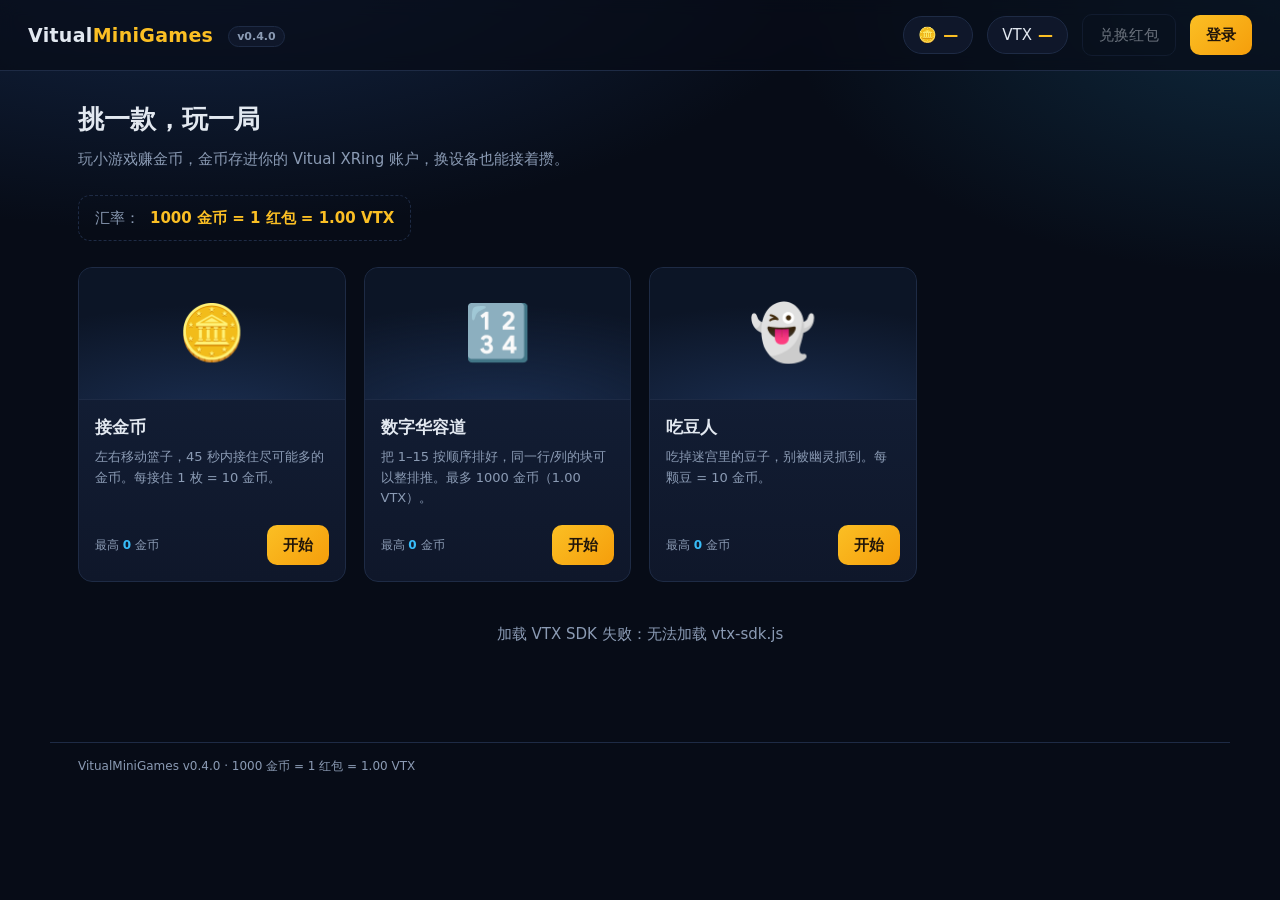
<file: index.html>
<!doctype html>
<html lang="zh-CN">
<head>
  <meta charset="utf-8" />
  <meta name="viewport" content="width=device-width, initial-scale=1" />
  <title>VitualMiniGames · 小游戏商店</title>
  <meta name="description" content="玩小游戏赚金币，1000 金币兑换 1 红包（1.00 VTX）。" />
  <link rel="icon" type="image/png" href="assets/icon.png" />
  <link rel="apple-touch-icon" href="assets/icon.png" />
  <link rel="stylesheet" href="assets/store.css" />
</head>
<body>
  <header class="topbar">
    <div class="brand">Vitual<span class="accent">MiniGames</span> <span class="version" title="版本">v0.4.0</span></div>
    <div class="wallet">
      <span class="pill" title="金币">🪙 <b id="coins">—</b></span>
      <span class="pill" title="VTX 余额">VTX <b id="balance">—</b></span>
      <button id="redeemBtn" class="ghost" disabled>兑换红包</button>
      <button id="loginBtn" class="primary">登录</button>
    </div>
  </header>

  <main>
    <section class="hero">
      <h1>挑一款，玩一局</h1>
      <p>玩小游戏赚金币，金币存进你的 Vitual XRing 账户，换设备也能接着攒。</p>
      <div class="rate">汇率：<b>1000 金币 = 1 红包 = 1.00 VTX</b></div>
    </section>

    <section id="grid" class="grid"></section>
    <div id="empty" class="empty hidden">正在加载游戏目录…</div>
  </main>

  <footer class="footer">
    VitualMiniGames v0.4.0 · 1000 金币 = 1 红包 = 1.00 VTX
  </footer>

  <div id="stage" class="stage hidden">
    <div class="stage-inner">
      <div class="stage-head">
        <span id="stageTitle">游戏</span>
        <button id="stageClose" class="ghost">返回商店</button>
      </div>
      <iframe id="stageFrame" title="游戏" allow="autoplay"></iframe>
    </div>
  </div>

  <div id="loginModal" class="modal hidden">
    <div class="modal-inner">
      <div class="modal-head">
        <span>登录 Vitual XRing</span>
        <button id="loginClose" class="ghost">关闭</button>
      </div>
      <iframe id="loginFrame" title="登录"></iframe>
    </div>
  </div>

  <div id="toast" class="toast"></div>

  <script src="assets/store.js"></script>
</body>
</html>
</file>
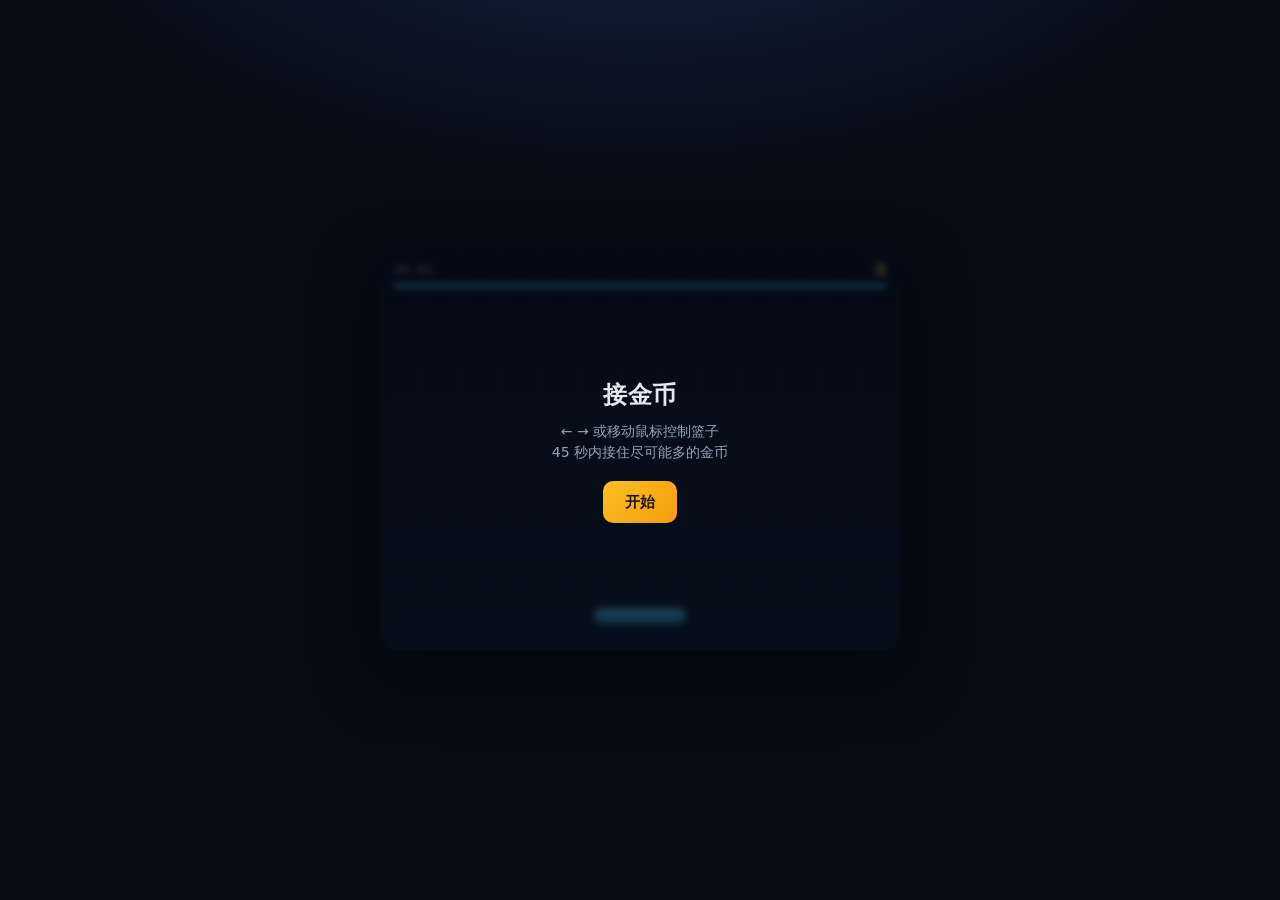
<file: games/coincatcher.html>
<!doctype html>
<html lang="zh-CN">
<head>
<meta charset="utf-8" />
<meta name="viewport" content="width=device-width, initial-scale=1" />
<title>接金币 · VitualMiniGames</title>
<link rel="icon" type="image/png" href="../assets/icon.png" />
<style>
  :root { color-scheme: dark; }
  * { box-sizing: border-box; }
  html, body { height: 100%; }
  body {
    margin: 0;
    display: grid;
    place-items: center;
    background: radial-gradient(900px 500px at 50% -20%, #16294a, #070c17 70%);
    font: 15px/1.5 "Microsoft YaHei UI", "Segoe UI", system-ui, sans-serif;
    color: #e2e8f0;
    overflow: hidden;
  }
  .shell { position: relative; width: min(520px, 96vw); }
  canvas { display: block; width: 100%; height: auto; border-radius: 16px; box-shadow: 0 24px 60px rgba(0,0,0,.5); }
  .overlay {
    position: absolute; inset: 0;
    display: grid; place-items: center;
    background: rgba(5, 10, 20, .74);
    border-radius: 16px;
    backdrop-filter: blur(3px);
    text-align: center;
    padding: 24px;
  }
  .overlay.hidden { display: none; }
  .panel h1 { margin: 0 0 8px; font-size: 24px; letter-spacing: .5px; }
  .panel p { margin: 0 0 18px; color: #94a3b8; font-size: 14px; }
  .panel .big { font-size: 44px; font-weight: 800; color: #fbbf24; margin: 4px 0 2px; }
  button {
    font: inherit; cursor: pointer; border: 0; border-radius: 10px;
    padding: 10px 22px; color: #21160a; font-weight: 700;
    background: linear-gradient(135deg, #fbbf24, #f59e0b);
  }
  button.ghost { background: transparent; border: 1px solid #2b3d5f; color: #cbd5e1; font-weight: 500; margin-left: 8px; }
  button:active { transform: translateY(1px); }
</style>
</head>
<body>
  <div class="shell">
    <canvas id="board" width="520" height="400"></canvas>
    <div id="overlay" class="overlay">
      <div class="panel">
        <h1>接金币</h1>
        <p>← → 或移动鼠标控制篮子<br />45 秒内接住尽可能多的金币</p>
        <button id="startBtn">开始</button>
      </div>
    </div>
  </div>

  <script src="game-kit.js"></script>
  <script>
    (() => {
      "use strict";

      const W = 520, H = 400, DURATION = 45;
      const canvas = document.getElementById("board");
      const ctx = canvas.getContext("2d");
      const overlay = document.getElementById("overlay");
      const startBtn = document.getElementById("startBtn");

      const basket = { x: W / 2, w: 92, h: 16, y: H - 42 };
      const keys = new Set();

      const state = {
        phase: "idle",          // idle | playing | done
        time: 0,
        score: 0,
        coins: [],
        pops: [],
        spawnIn: 0.4,
        raf: 0,
        last: 0,
      };

      const clamp = (v, lo, hi) => Math.min(hi, Math.max(lo, v));
      const rand = (lo, hi) => lo + Math.random() * (hi - lo);

      /* ------------------------------------------------------------ 生命期 */

      function reset() {
        state.time = 0;
        state.score = 0;
        state.coins = [];
        state.pops = [];
        state.spawnIn = 0.4;
        basket.x = W / 2;
      }

      function start() {
        reset();
        state.phase = "playing";
        overlay.classList.add("hidden");
        state.last = performance.now();
        cancelAnimationFrame(state.raf);
        state.raf = requestAnimationFrame(loop);
      }

      function end() {
        state.phase = "done";
        cancelAnimationFrame(state.raf);
        showResult();
        MG.report("coincatcher", state.score);
      }

      function showResult() {
        const best = state.score;
        overlay.innerHTML = `
          <div class="panel">
            <h1>时间到</h1>
            <div class="big">${best}</div>
            <p>金币</p>
            <button id="againBtn">再来一局</button>
            ${MG.embedded() ? '<button id="backBtn" class="ghost">返回商店</button>' : ""}
          </div>`;
        overlay.classList.remove("hidden");
        document.getElementById("againBtn").addEventListener("click", start);
        const back = document.getElementById("backBtn");
        if (back) back.addEventListener("click", () => MG.close());
      }

      /* ------------------------------------------------------------ 主循环 */

      function loop(now) {
        if (state.phase !== "playing") return;
        const dt = Math.min(0.05, (now - state.last) / 1000);
        state.last = now;

        step(dt);
        draw();

        if (state.phase === "playing") state.raf = requestAnimationFrame(loop);
      }

      function step(dt) {
        state.time += dt;
        if (state.time >= DURATION) {
          state.time = DURATION;
          draw();
          end();
          return;
        }

        const progress = state.time / DURATION;

        // 篮子
        if (keys.has("ArrowLeft")) basket.x -= 460 * dt;
        if (keys.has("ArrowRight")) basket.x += 460 * dt;
        basket.x = clamp(basket.x, basket.w / 2, W - basket.w / 2);

        // 生成
        state.spawnIn -= dt;
        if (state.spawnIn <= 0) {
          state.coins.push({
            x: rand(24, W - 24),
            y: -14,
            vy: rand(140, 200) + 110 * progress,
            spin: rand(0, Math.PI * 2),
          });
          state.spawnIn = Math.max(0.2, 0.62 - 0.34 * progress + rand(-0.06, 0.1));
        }

        // 下落 + 判定
        const top = basket.y;
        const left = basket.x - basket.w / 2;
        const right = basket.x + basket.w / 2;

        for (let i = state.coins.length - 1; i >= 0; i--) {
          const coin = state.coins[i];
          coin.y += coin.vy * dt;
          coin.spin += dt * 4;

          const hit =
            coin.y + 9 >= top &&
            coin.y - 9 <= top + basket.h + 4 &&
            coin.x >= left - 6 &&
            coin.x <= right + 6;

          if (hit) {
            state.coins.splice(i, 1);
            state.score += 10;   // 每接住 1 枚 = 10 金币
            state.pops.push({ x: coin.x, y: top - 6, life: 0.7, text: "+10" });
            continue;
          }

          if (coin.y > H + 20) {
            state.coins.splice(i, 1);
          }
        }

        for (let i = state.pops.length - 1; i >= 0; i--) {
          state.pops[i].life -= dt;
          state.pops[i].y -= 26 * dt;
          if (state.pops[i].life <= 0) state.pops.splice(i, 1);
        }
      }

      /* ------------------------------------------------------------ 绘制 */

      function draw() {
        const bg = ctx.createLinearGradient(0, 0, 0, H);
        bg.addColorStop(0, "#0b1220");
        bg.addColorStop(1, "#0f1c33");
        ctx.fillStyle = bg;
        ctx.fillRect(0, 0, W, H);

        // 背景网格
        ctx.strokeStyle = "rgba(56, 189, 248, .05)";
        ctx.lineWidth = 1;
        for (let x = 0; x <= W; x += 40) {
          ctx.beginPath(); ctx.moveTo(x, 0); ctx.lineTo(x, H); ctx.stroke();
        }
        for (let y = 0; y <= H; y += 40) {
          ctx.beginPath(); ctx.moveTo(0, y); ctx.lineTo(W, y); ctx.stroke();
        }

        // 地板
        ctx.fillStyle = "rgba(17, 28, 51, .9)";
        ctx.fillRect(0, H - 8, W, 8);

        // 金币
        for (const coin of state.coins) {
          const squash = Math.abs(Math.cos(coin.spin));
          ctx.save();
          ctx.translate(coin.x, coin.y);
          ctx.scale(Math.max(0.25, squash), 1);
          const grad = ctx.createRadialGradient(-3, -3, 1, 0, 0, 9);
          grad.addColorStop(0, "#fde68a");
          grad.addColorStop(1, "#f59e0b");
          ctx.fillStyle = grad;
          ctx.beginPath();
          ctx.arc(0, 0, 9, 0, Math.PI * 2);
          ctx.fill();
          ctx.strokeStyle = "#b45309";
          ctx.lineWidth = 1.5;
          ctx.stroke();
          ctx.restore();
        }

        // 篮子
        const x0 = basket.x - basket.w / 2;
        const grad = ctx.createLinearGradient(0, basket.y, 0, basket.y + basket.h);
        grad.addColorStop(0, "#7dd3fc");
        grad.addColorStop(1, "#0ea5e9");
        ctx.fillStyle = grad;
        roundRect(x0, basket.y, basket.w, basket.h, 8);
        ctx.fill();

        // 漂浮 +1
        for (const pop of state.pops) {
          ctx.globalAlpha = Math.max(0, pop.life / 0.7);
          ctx.fillStyle = "#fbbf24";
          ctx.font = "bold 16px Consolas, monospace";
          ctx.textAlign = "center";
          ctx.fillText(pop.text, pop.x, pop.y);
        }
        ctx.globalAlpha = 1;

        // HUD
        const left = Math.max(0, DURATION - state.time);
        ctx.textAlign = "left";
        ctx.fillStyle = "#94a3b8";
        ctx.font = "13px Consolas, monospace";
        ctx.fillText(`${left.toFixed(1)}s`, 14, 24);

        ctx.textAlign = "right";
        ctx.fillStyle = "#fbbf24";
        ctx.font = "bold 18px Consolas, monospace";
        ctx.fillText(String(state.score), W - 14, 26);

        // 时间条
        const ratio = state.time / DURATION;
        ctx.fillStyle = "rgba(56, 189, 248, .18)";
        ctx.fillRect(14, 34, W - 28, 4);
        ctx.fillStyle = ratio > 0.8 ? "#f87171" : "#38bdf8";
        ctx.fillRect(14, 34, (W - 28) * (1 - ratio), 4);
      }

      function roundRect(x, y, w, h, r) {
        ctx.beginPath();
        ctx.moveTo(x + r, y);
        ctx.arcTo(x + w, y, x + w, y + h, r);
        ctx.arcTo(x + w, y + h, x, y + h, r);
        ctx.arcTo(x, y + h, x, y, r);
        ctx.arcTo(x, y, x + w, y, r);
        ctx.closePath();
      }

      /* ------------------------------------------------------------ 输入 */

      window.addEventListener("keydown", (event) => {
        if (event.key === "ArrowLeft" || event.key === "ArrowRight") {
          event.preventDefault();
          keys.add(event.key);
        }
        if (event.key === " " && state.phase !== "playing") {
          event.preventDefault();
          start();
        }
      });
      window.addEventListener("keyup", (event) => keys.delete(event.key));

      canvas.addEventListener("mousemove", (event) => {
        const rect = canvas.getBoundingClientRect();
        const x = (event.clientX - rect.left) * (W / rect.width);
        basket.x = clamp(x, basket.w / 2, W - basket.w / 2);
      });

      canvas.addEventListener("touchmove", (event) => {
        const touch = event.touches[0];
        if (!touch) return;
        event.preventDefault();
        const rect = canvas.getBoundingClientRect();
        const x = (touch.clientX - rect.left) * (W / rect.width);
        basket.x = clamp(x, basket.w / 2, W - basket.w / 2);
      }, { passive: false });

      startBtn.addEventListener("click", start);
      draw();
    })();
  </script>
</body>
</html>
</file>
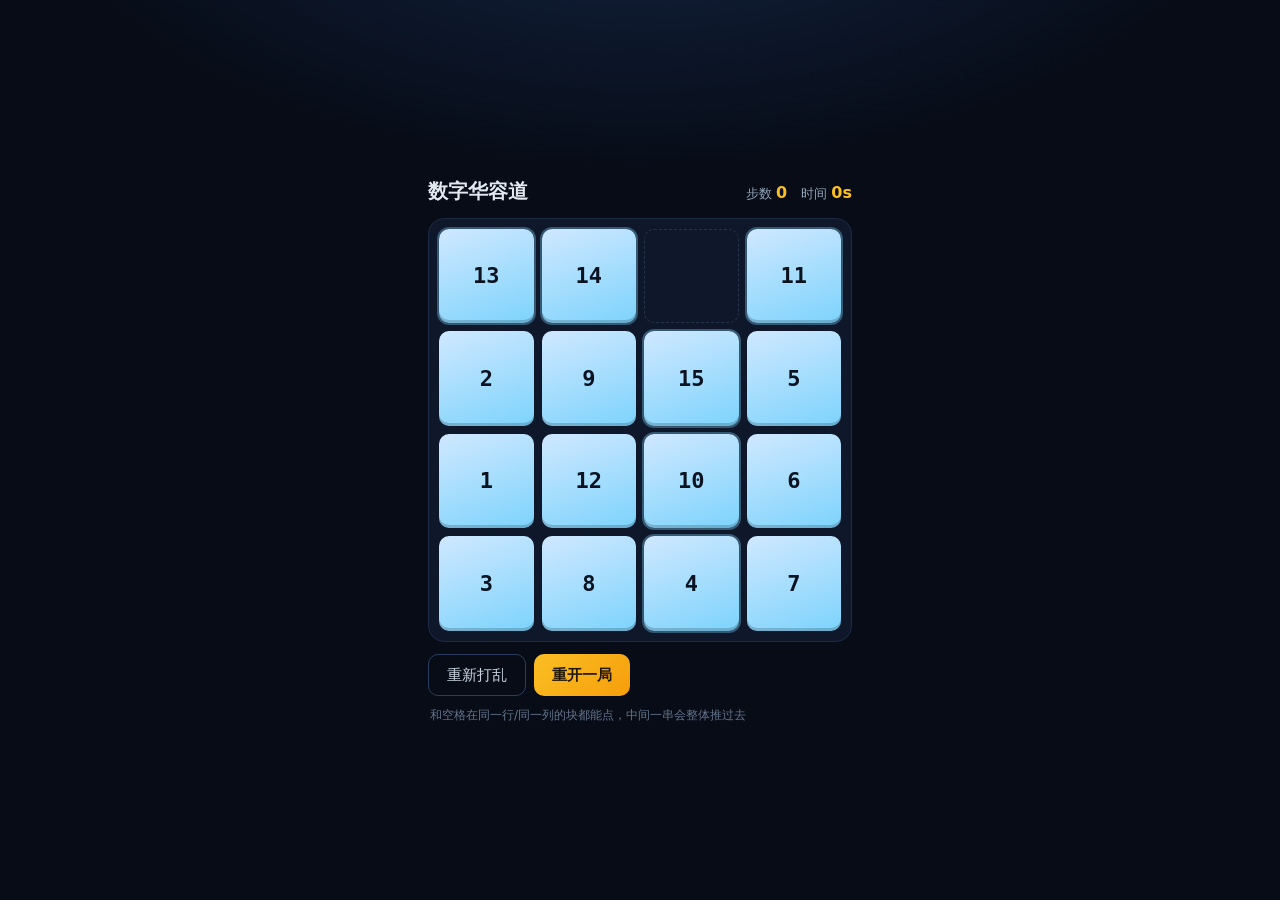
<file: games/klotski.html>
<!doctype html>
<html lang="zh-CN">
<head>
<meta charset="utf-8" />
<meta name="viewport" content="width=device-width, initial-scale=1" />
<title>数字华容道 · VitualMiniGames</title>
<link rel="icon" type="image/png" href="../assets/icon.png" />
<style>
  :root { color-scheme: dark; }
  * { box-sizing: border-box; }
  html, body { height: 100%; }
  body {
    margin: 0;
    display: grid;
    place-items: center;
    background: radial-gradient(900px 500px at 50% -20%, #16294a, #070c17 70%);
    font: 15px/1.5 "Microsoft YaHei UI", "Segoe UI", system-ui, sans-serif;
    color: #e2e8f0;
  }
  .shell { width: min(460px, 94vw); padding: 18px; }
  .head { display: flex; align-items: baseline; gap: 14px; margin-bottom: 12px; }
  .head h1 { margin: 0; font-size: 20px; }
  .head .spacer { margin-left: auto; }
  .stat { color: #94a3b8; font-size: 13px; font-variant-numeric: tabular-nums; }
  .stat b { color: #fbbf24; font-size: 16px; }

  .board {
    position: relative;
    display: grid;
    grid-template-columns: repeat(4, 1fr);
    gap: 8px;
    background: #0f172a;
    border: 1px solid #1e2b45;
    border-radius: 16px;
    padding: 10px;
  }
  .tile {
    aspect-ratio: 1 / 1;
    display: grid;
    place-items: center;
    border: 0;
    border-radius: 10px;
    font: 700 22px/1 Consolas, "Microsoft YaHei UI", monospace;
    color: #0b1220;
    background: linear-gradient(160deg, #cfe8ff, #7dd3fc);
    box-shadow: inset 0 -3px 0 rgba(0, 0, 0, .18);
    transition: transform .1s ease, filter .15s ease;
    cursor: pointer;
    user-select: none;
  }
  .tile:hover { filter: brightness(1.06); }
  .tile:active { transform: scale(.96); }
  .tile.can { cursor: pointer; box-shadow: inset 0 -3px 0 rgba(0,0,0,.18), 0 0 0 2px rgba(125,211,252,.35); }
  .tile:not(.can) { cursor: default; }
  .tile:not(.can):hover { filter: none; }
  .tile:not(.can):active { transform: none; }
  .tile.done { background: linear-gradient(160deg, #fde68a, #fbbf24); }
  .tile.blank {
    background: transparent;
    box-shadow: none;
    border: 1px dashed #24344f;
    cursor: default;
    pointer-events: none;
  }
  .tile.blank:hover { filter: none; }

  .bar { display: flex; gap: 8px; margin-top: 12px; }
  .hint { margin: 10px 2px 0; color: #64748b; font-size: 12px; }
  button {
    font: inherit; cursor: pointer; border: 0; border-radius: 10px;
    padding: 9px 18px; color: #21160a; font-weight: 700;
    background: linear-gradient(135deg, #fbbf24, #f59e0b);
  }
  button.ghost { background: transparent; border: 1px solid #2b3d5f; color: #cbd5e1; font-weight: 500; }
  button:active { transform: translateY(1px); }

  .overlay {
    position: absolute; inset: 0;
    display: grid; place-items: center;
    background: rgba(5, 10, 20, .8);
    border-radius: 16px;
    text-align: center;
    padding: 20px;
  }
  .overlay.hidden { display: none; }
  .overlay h2 { margin: 0 0 6px; font-size: 22px; }
  .overlay .big { font-size: 42px; font-weight: 800; color: #fbbf24; }
  .overlay p { margin: 2px 0 16px; color: #94a3b8; font-size: 13px; }
</style>
</head>
<body>
  <div class="shell">
    <div class="head">
      <h1>数字华容道</h1>
      <div class="spacer"></div>
      <span class="stat">步数 <b id="moves">0</b></span>
      <span class="stat">时间 <b id="clock">0s</b></span>
    </div>

    <div class="board" id="board">
      <div class="overlay hidden" id="overlay"></div>
    </div>

    <div class="bar">
      <button id="shuffleBtn" class="ghost">重新打乱</button>
      <button id="restartBtn">重开一局</button>
    </div>
    <p class="hint">和空格在同一行/同一列的块都能点，中间一串会整体推过去</p>
  </div>

  <script src="game-kit.js"></script>
  <script>
    (() => {
      "use strict";

      const SIZE = 4;
      const boardEl = document.getElementById("board");
      const overlay = document.getElementById("overlay");
      const movesEl = document.getElementById("moves");
      const clockEl = document.getElementById("clock");

      let board = [];        // 16 个数字，0 表示空格
      let moves = 0;
      let startedAt = 0;
      let timer = null;
      let playing = false;
      let solved = false;

      const solvedBoard = () => {
        const out = [];
        for (let i = 0; i < SIZE * SIZE - 1; i++) out.push(i + 1);
        out.push(0);
        return out;
      };

      const isSolved = () => board.every((value, index) => value === solvedBoard()[index]);

      /* ------------------------------------------------------------ 打乱 */

      function shuffle() {
        board = solvedBoard();
        let blank = SIZE * SIZE - 1;
        let previous = -1;

        for (let i = 0; i < 400; i++) {
          const options = neighbors(blank).filter((index) => index !== previous);
          const pick = options[Math.floor(Math.random() * options.length)];
          board[blank] = board[pick];
          board[pick] = 0;
          previous = blank;
          blank = pick;
        }

        if (isSolved()) return shuffle();
        moves = 0;
        solved = false;
        playing = false;
        startedAt = 0;
        stopTimer();
        render();
        clockEl.textContent = "0s";
        movesEl.textContent = "0";
      }

      function neighbors(index) {
        const row = Math.floor(index / SIZE);
        const col = index % SIZE;
        const out = [];
        if (row > 0) out.push(index - SIZE);
        if (row < SIZE - 1) out.push(index + SIZE);
        if (col > 0) out.push(index - 1);
        if (col < SIZE - 1) out.push(index + 1);
        return out;
      }

      /* ------------------------------------------------------------ 渲染 */

      function render() {
        boardEl.querySelectorAll(".tile").forEach((el) => el.remove());

        const blank = board.indexOf(0);
        const bRow = Math.floor(blank / SIZE);
        const bCol = blank % SIZE;

        board.forEach((value, index) => {
          const tile = document.createElement("button");
          tile.type = "button";
          tile.className = "tile";

          if (value === 0) {
            tile.classList.add("blank");
            tile.textContent = "";
          } else {
            tile.textContent = String(value);
            tile.dataset.index = String(index);
            if (value === index + 1) tile.classList.add("done");

            const sameLine =
              Math.floor(index / SIZE) === bRow || index % SIZE === bCol;
            if (sameLine) tile.classList.add("can");

            tile.addEventListener("click", () => tryMove(index));
          }

          boardEl.appendChild(tile);
        });
      }

      /* ------------------------------------------------------------ 移动 */

      function tryMove(index) {
        const blank = board.indexOf(0);
        if (index === blank) return;

        const bRow = Math.floor(blank / SIZE);
        const bCol = blank % SIZE;
        const tRow = Math.floor(index / SIZE);
        const tCol = index % SIZE;

        // 必须和空格在同一行或同一列，才能把中间那一串整体推过去
        if (bRow !== tRow && bCol !== tCol) return;

        const step = bRow === tRow
          ? Math.sign(bCol - tCol)
          : Math.sign(bRow - tRow) * SIZE;

        // 从空格往回倒着挪：1 2 3 X 推 1 → X 1 2 3
        for (let cur = blank; cur !== index; cur -= step) {
          board[cur] = board[cur - step];
        }
        board[index] = 0;

        moves += 1;
        movesEl.textContent = String(moves);

        if (!playing) {
          playing = true;
          startedAt = Date.now();
          startTimer();
        }

        render();

        if (isSolved()) finish();
      }

      /* ------------------------------------------------------------ 计时 */

      function startTimer() {
        stopTimer();
        timer = setInterval(() => {
          clockEl.textContent = `${elapsedSeconds()}s`;
        }, 250);
      }

      function stopTimer() {
        if (timer) clearInterval(timer);
        timer = null;
      }

      function elapsedSeconds() {
        return startedAt ? Math.floor((Date.now() - startedAt) / 1000) : 0;
      }

      /* ------------------------------------------------------------ 结束 */

      function finish() {
        solved = true;
        playing = false;
        stopTimer();

        const seconds = elapsedSeconds();
        // 满分 1000 金币（= 1.00 VTX）：步数和时间扣分，最低保底 60
        const score = Math.max(60, Math.min(1000, Math.round(1200 - moves * 6 - seconds * 4)));

        overlay.innerHTML = `
          <div>
            <h2>拼好了！</h2>
            <div class="big">+${score}</div>
            <p>金币 · ${moves} 步 · ${seconds} 秒</p>
            <button id="againBtn">再来一局</button>
            ${MG.embedded() ? '<button id="backBtn" class="ghost">返回商店</button>' : ""}
          </div>`;
        overlay.classList.remove("hidden");

        document.getElementById("againBtn").addEventListener("click", () => {
          overlay.classList.add("hidden");
          shuffle();
        });
        const back = document.getElementById("backBtn");
        if (back) back.addEventListener("click", () => MG.close());

        MG.report("klotski", score, { moves, seconds });
      }

      /* ------------------------------------------------------------ 启动 */

      document.getElementById("shuffleBtn").addEventListener("click", () => {
        overlay.classList.add("hidden");
        shuffle();
      });
      document.getElementById("restartBtn").addEventListener("click", () => {
        overlay.classList.add("hidden");
        shuffle();
      });

      shuffle();
    })();
  </script>
</body>
</html>
</file>
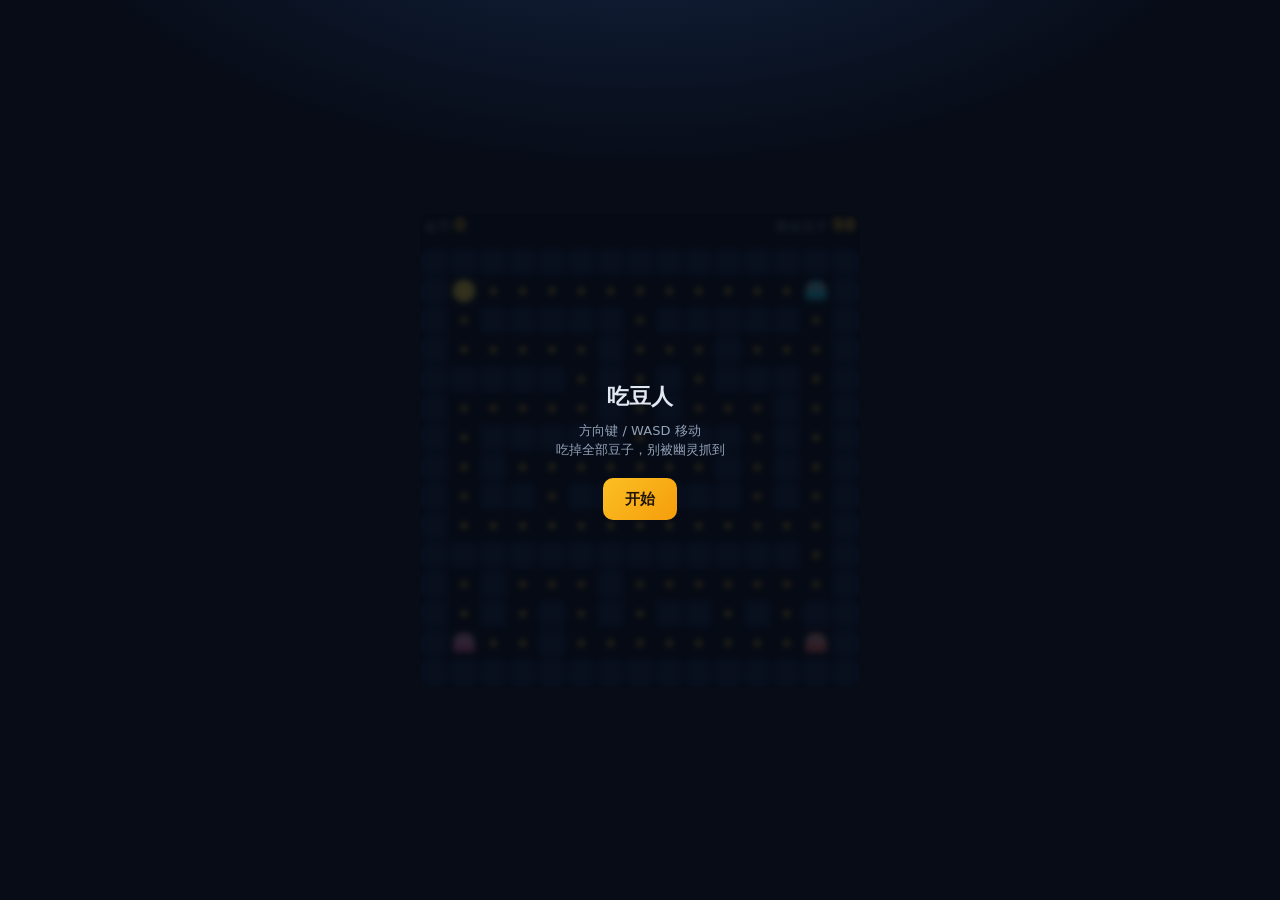
<file: games/pacman.html>
<!doctype html>
<html lang="zh-CN">
<head>
<meta charset="utf-8" />
<meta name="viewport" content="width=device-width, initial-scale=1" />
<title>吃豆人 · VitualMiniGames</title>
<link rel="icon" type="image/png" href="../assets/icon.png" />
<style>
  :root { color-scheme: dark; }
  * { box-sizing: border-box; }
  html, body { height: 100%; }
  body {
    margin: 0;
    display: grid;
    place-items: center;
    background: radial-gradient(900px 500px at 50% -20%, #16294a, #070c17 70%);
    font: 15px/1.5 "Microsoft YaHei UI", "Segoe UI", system-ui, sans-serif;
    color: #e2e8f0;
    overflow: hidden;
  }
  .shell { position: relative; width: min(440px, 94vw); }
  .hud {
    display: flex; align-items: baseline; gap: 16px;
    padding: 0 4px 8px; color: #94a3b8; font-size: 13px;
    font-variant-numeric: tabular-nums;
  }
  .hud b { color: #fbbf24; font-size: 17px; }
  .hud .spacer { margin-left: auto; }
  canvas { display: block; width: 100%; height: auto; border-radius: 14px; }
  .overlay {
    position: absolute; inset: 0;
    display: grid; place-items: center;
    background: rgba(5, 10, 20, .82);
    border-radius: 14px;
    text-align: center;
    padding: 24px;
    backdrop-filter: blur(3px);
  }
  .overlay.hidden { display: none; }
  .overlay h1 { margin: 0 0 8px; font-size: 22px; }
  .overlay p { margin: 0 0 18px; color: #94a3b8; font-size: 13px; }
  .overlay .big { font-size: 40px; font-weight: 800; color: #fbbf24; }
  button {
    font: inherit; cursor: pointer; border: 0; border-radius: 10px;
    padding: 10px 22px; color: #21160a; font-weight: 700;
    background: linear-gradient(135deg, #fbbf24, #f59e0b);
  }
  button.ghost { background: transparent; border: 1px solid #2b3d5f; color: #cbd5e1; font-weight: 500; margin-left: 8px; }
  button:active { transform: translateY(1px); }
</style>
</head>
<body>
  <div class="shell">
    <div class="hud">
      <span>金币 <b id="score">0</b></span>
      <span class="spacer"></span>
      <span>剩余豆子 <b id="left">0</b></span>
    </div>
    <canvas id="board" width="420" height="420"></canvas>
    <div class="overlay" id="overlay">
      <div>
        <h1>吃豆人</h1>
        <p>方向键 / WASD 移动<br />吃掉全部豆子，别被幽灵抓到</p>
        <button id="startBtn">开始</button>
      </div>
    </div>
  </div>

  <script src="game-kit.js"></script>
  <script>
    (() => {
      "use strict";

      const COLS = 15, ROWS = 15, CELL = 28;
      const W = COLS * CELL, H = ROWS * CELL;
      const STEP_MS = 125;          // 玩家每格耗时
      const GHOST_MS = 235;         // 幽灵每格耗时
      const GOD_MS = 1200;          // 开局无敌

      const canvas = document.getElementById("board");
      const ctx = canvas.getContext("2d");
      const overlay = document.getElementById("overlay");
      const scoreEl = document.getElementById("score");
      const leftEl = document.getElementById("left");

      const player = { r: 1, c: 1, fromR: 1, fromC: 1, t: 1, dir: null };
      let ghosts = [];
      let grid = [];
      let pellets = new Set();
      let pelletsLeft = 0;
      let score = 0;
      let phase = "idle";           // idle | playing | dead | win
      let wantDir = null;
      let startedAt = 0;
      let last = 0;
      let raf = 0;

      const DIRS = {
        up: [-1, 0], down: [1, 0], left: [0, -1], right: [0, 1],
      };

      /* ------------------------------------------------------------ 迷宫 */

      function buildGrid() {
        const g = Array.from({ length: ROWS }, () => Array(COLS).fill(1));
        const stack = [[1, 1]];
        g[1][1] = 0;

        while (stack.length) {
          const [r, c] = stack[stack.length - 1];
          const dirs = [[2, 0], [-2, 0], [0, 2], [0, -2]].sort(() => Math.random() - 0.5);
          let moved = false;

          for (const [dr, dc] of dirs) {
            const nr = r + dr, nc = c + dc;
            if (nr > 0 && nr < ROWS - 1 && nc > 0 && nc < COLS - 1 && g[nr][nc] === 1) {
              g[r + dr / 2][c + dc / 2] = 0;
              g[nr][nc] = 0;
              stack.push([nr, nc]);
              moved = true;
              break;
            }
          }
          if (!moved) stack.pop();
        }

        // 打通一些墙，制造回环，避免全是死胡同
        for (let r = 1; r < ROWS - 1; r++) {
          for (let c = 1; c < COLS - 1; c++) {
            if (g[r][c] !== 1) continue;
            const horizontal = g[r][c - 1] === 0 && g[r][c + 1] === 0;
            const vertical = g[r - 1][c] === 0 && g[r + 1][c] === 0;
            if ((horizontal || vertical) && Math.random() < 0.14) g[r][c] = 0;
          }
        }

        return g;
      }

      function reset() {
        grid = buildGrid();

        player.r = player.c = player.fromR = player.fromC = 1;
        player.t = 1;
        player.dir = null;
        wantDir = null;

        const spawns = [[13, 13], [13, 1], [1, 13]];
        const hues = ["#f87171", "#f472b6", "#22d3ee"];
        ghosts = spawns.map(([r, c], index) => ({
          r, c, fromR: r, fromC: c, t: 1, hue: hues[index],
        }));

        pellets = new Set();
        pelletsLeft = 0;
        const reserved = new Set(["1,1", "13,13", "13,1", "1,13"]);
        for (let r = 0; r < ROWS; r++) {
          for (let c = 0; c < COLS; c++) {
            if (grid[r][c] === 0 && !reserved.has(`${r},${c}`)) {
              pellets.add(`${r},${c}`);
              pelletsLeft += 1;
            }
          }
        }

        score = 0;
        scoreEl.textContent = "0";
        leftEl.textContent = String(pelletsLeft);
        startedAt = 0;
      }

      /* ------------------------------------------------------------ 工具 */

      const open = (r, c) =>
        r >= 0 && r < ROWS && c >= 0 && c < COLS && grid[r][c] === 0;

      function positionOf(entity) {
        const fromR = entity.fromR ?? entity.r;
        const fromC = entity.fromC ?? entity.c;
        return {
          x: (fromC + (entity.c - fromC) * entity.t + 0.5) * CELL,
          y: (fromR + (entity.r - fromR) * entity.t + 0.5) * CELL,
        };
      }

      /* ------------------------------------------------------------ 输入 */

      function onKey(event) {
        const key = event.key.toLowerCase();
        const map = {
          arrowup: "up", w: "up",
          arrowdown: "down", s: "down",
          arrowleft: "left", a: "left",
          arrowright: "right", d: "right",
        };
        const dir = map[key];
        if (!dir) return;
        event.preventDefault();
        wantDir = dir;
      }
      window.addEventListener("keydown", onKey);

      /* ------------------------------------------------------------ 主循环 */

      function loop(now) {
        if (phase !== "playing") return;
        const dt = Math.min(60, now - last);
        last = now;

        stepPlayer(dt);
        stepGhosts(dt);

        if (phase === "playing" && now - startedAt > GOD_MS) {
          for (const ghost of ghosts) {
            const a = positionOf(player);
            const b = positionOf(ghost);
            if (Math.hypot(a.x - b.x, a.y - b.y) < CELL * 0.6) {
              die();
              return;
            }
          }
        }

        draw();
        if (phase === "playing") raf = requestAnimationFrame(loop);
      }

      function stepPlayer(dt) {
        if (player.t < 1) {
          player.t = Math.min(1, player.t + dt / STEP_MS);
          if (player.t >= 1) {
            player.t = 1;
            player.fromR = player.r;
            player.fromC = player.c;
            eat();
          }
          return;
        }

        if (!wantDir) return;
        const [dr, dc] = DIRS[wantDir];
        const nr = player.r + dr, nc = player.c + dc;
        if (!open(nr, nc)) return;

        player.dir = wantDir;
        wantDir = null;
        player.fromR = player.r;
        player.fromC = player.c;
        player.r = nr;
        player.c = nc;
        player.t = 0;
      }

      function eat() {
        const key = `${player.r},${player.c}`;
        if (!pellets.has(key)) return;

        pellets.delete(key);
        pelletsLeft -= 1;
        score += 10;   // 每颗豆 = 10 金币
        scoreEl.textContent = String(score);
        leftEl.textContent = String(pelletsLeft);

        if (pelletsLeft === 0) win();
      }

      function stepGhosts(dt) {
        for (const ghost of ghosts) {
          if (ghost.t < 1) {
            ghost.t = Math.min(1, ghost.t + dt / GHOST_MS);
            if (ghost.t >= 1) {
              ghost.t = 1;
              ghost.fromR = ghost.r;
              ghost.fromC = ghost.c;
            }
            continue;
          }

          const options = [];
          for (const [name, [dr, dc]] of Object.entries(DIRS)) {
            const nr = ghost.r + dr, nc = ghost.c + dc;
            if (open(nr, nc)) options.push({ name, nr, nc });
          }
          if (!options.length) continue;

          let choice;
          if (Math.random() < 0.28) {
            choice = options[Math.floor(Math.random() * options.length)];
          } else {
            options.sort((a, b) => {
              const da = Math.abs(a.nr - player.r) + Math.abs(a.nc - player.c);
              const db = Math.abs(b.nr - player.r) + Math.abs(b.nc - player.c);
              return da - db;
            });
            choice = options[0];
          }

          ghost.fromR = ghost.r;
          ghost.fromC = ghost.c;
          ghost.r = choice.nr;
          ghost.c = choice.nc;
          ghost.t = 0;
        }
      }

      /* ------------------------------------------------------------ 结束 */

      function die() {
        phase = "dead";
        cancelAnimationFrame(raf);
        showEnd("被抓住了", score, false);
        MG.report("pacman", score);
      }

      function win() {
        phase = "win";
        cancelAnimationFrame(raf);
        showEnd("全部吃完了！", score, true);
        MG.report("pacman", score);
      }

      function showEnd(title, points, won) {
        overlay.innerHTML = `
          <div>
            <h1>${title}</h1>
            <div class="big">+${points}</div>
            <p>${won ? "金币" : "金币，再来一局试试"}</p>
            <button id="againBtn">再来一局</button>
            ${MG.embedded() ? '<button id="backBtn" class="ghost">返回商店</button>' : ""}
          </div>`;
        overlay.classList.remove("hidden");
        document.getElementById("againBtn").addEventListener("click", start);
        const back = document.getElementById("backBtn");
        if (back) back.addEventListener("click", () => MG.close());
      }

      /* ------------------------------------------------------------ 绘制 */

      function draw() {
        ctx.clearRect(0, 0, W, H);
        ctx.fillStyle = "#080e1b";
        ctx.fillRect(0, 0, W, H);

        for (let r = 0; r < ROWS; r++) {
          for (let c = 0; c < COLS; c++) {
            if (grid[r][c] !== 1) continue;
            ctx.fillStyle = "#16274a";
            roundRect(c * CELL + 1, r * CELL + 1, CELL - 2, CELL - 2, 6);
            ctx.fill();
          }
        }

        ctx.fillStyle = "#fbbf24";
        for (const key of pellets) {
          const [r, c] = key.split(",").map(Number);
          ctx.beginPath();
          ctx.arc((c + 0.5) * CELL, (r + 0.5) * CELL, 3, 0, Math.PI * 2);
          ctx.fill();
        }

        const p = positionOf(player);
        const mouth = player.t < 1 ? 0.35 : 0;
        ctx.fillStyle = "#fde047";
        ctx.beginPath();
        ctx.moveTo(p.x, p.y);
        ctx.arc(p.x, p.y, CELL * 0.38, mouth * Math.PI, (2 - mouth) * Math.PI);
        ctx.closePath();
        ctx.fill();

        for (const ghost of ghosts) {
          const g = positionOf(ghost);
          ctx.fillStyle = ghost.hue;
          ctx.beginPath();
          ctx.arc(g.x, g.y, CELL * 0.36, Math.PI, 0);
          ctx.lineTo(g.x + CELL * 0.36, g.y + CELL * 0.3);
          ctx.lineTo(g.x - CELL * 0.36, g.y + CELL * 0.3);
          ctx.closePath();
          ctx.fill();

          ctx.fillStyle = "#fff";
          ctx.beginPath();
          ctx.arc(g.x - 5, g.y - 4, 3.4, 0, Math.PI * 2);
          ctx.arc(g.x + 5, g.y - 4, 3.4, 0, Math.PI * 2);
          ctx.fill();
          ctx.fillStyle = "#0b1220";
          ctx.beginPath();
          ctx.arc(g.x - 5, g.y - 4, 1.6, 0, Math.PI * 2);
          ctx.arc(g.x + 5, g.y - 4, 1.6, 0, Math.PI * 2);
          ctx.fill();
        }
      }

      function roundRect(x, y, w, h, r) {
        ctx.beginPath();
        ctx.moveTo(x + r, y);
        ctx.arcTo(x + w, y, x + w, y + h, r);
        ctx.arcTo(x + w, y + h, x, y + h, r);
        ctx.arcTo(x, y + h, x, y, r);
        ctx.arcTo(x, y, x + w, y, r);
        ctx.closePath();
      }

      /* ------------------------------------------------------------ 启动 */

      function start() {
        reset();
        phase = "playing";
        overlay.classList.add("hidden");
        last = performance.now();
        startedAt = last;
        cancelAnimationFrame(raf);
        raf = requestAnimationFrame(loop);
      }

      document.getElementById("startBtn").addEventListener("click", start);
      reset();
      draw();
    })();
  </script>
</body>
</html>
</file>
<file: assets/store.css>
:root {
  --bg: #070c17;
  --panel: #0f172a;
  --panel-2: #14213a;
  --line: #1e2b45;
  --text: #e2e8f0;
  --muted: #8b9bb4;
  --gold: #fbbf24;
  --cyan: #38bdf8;
  --radius: 14px;
}

* { box-sizing: border-box; }

.hidden { display: none !important; }

html, body { height: 100%; }

body {
  margin: 0;
  background:
    radial-gradient(1100px 520px at 15% -10%, #15294b 0%, transparent 62%),
    radial-gradient(900px 500px at 100% 0%, #0f2a3f 0%, transparent 55%),
    var(--bg);
  color: var(--text);
  font: 15px/1.6 "Microsoft YaHei UI", "Segoe UI", system-ui, sans-serif;
}

button {
  font: inherit;
  cursor: pointer;
  border: 0;
  border-radius: 10px;
  padding: 8px 16px;
  color: var(--text);
  background: var(--panel-2);
  transition: transform .12s ease, background .2s ease;
}
button:hover { transform: translateY(-1px); }
button:active { transform: translateY(0); }
button:disabled { opacity: .45; cursor: not-allowed; transform: none; }

.primary { background: linear-gradient(135deg, #fbbf24, #f59e0b); color: #21160a; font-weight: 700; }
.ghost { background: transparent; border: 1px solid var(--line); }

.topbar {
  display: flex;
  align-items: center;
  gap: 16px;
  padding: 14px 28px;
  border-bottom: 1px solid var(--line);
  backdrop-filter: blur(8px);
  position: sticky;
  top: 0;
  z-index: 20;
  background: rgba(7, 12, 23, .72);
}

.brand {
  font-size: 19px;
  font-weight: 800;
  letter-spacing: .3px;
}
.brand .accent { color: var(--gold); }

.version {
  display: inline-block;
  margin-left: 8px;
  padding: 1px 8px;
  border-radius: 999px;
  background: var(--panel);
  border: 1px solid var(--line);
  color: var(--muted);
  font-size: 11px;
  font-weight: 600;
  letter-spacing: 0;
  vertical-align: 2px;
}

.footer {
  margin: 28px auto 0;
  max-width: 1180px;
  padding: 14px 28px 24px;
  color: var(--muted);
  font-size: 12px;
  border-top: 1px solid var(--line);
}

.wallet {
  margin-left: auto;
  display: flex;
  align-items: center;
  gap: 14px;
}

.pill {
  display: inline-flex;
  align-items: center;
  gap: 6px;
  padding: 6px 14px;
  border-radius: 999px;
  background: var(--panel);
  border: 1px solid var(--line);
  font-variant-numeric: tabular-nums;
}
.pill b { color: var(--gold); }

main { max-width: 1180px; margin: 0 auto; padding: 28px; }

.hero h1 { margin: 0 0 6px; font-size: 26px; }
.hero p { margin: 0 0 6px; color: var(--muted); }

.rate {
  margin: 18px 0 26px;
  display: inline-flex;
  gap: 10px;
  padding: 10px 16px;
  border-radius: 12px;
  border: 1px dashed var(--line);
  color: var(--muted);
}
.rate b { color: var(--gold); }

.grid {
  display: grid;
  grid-template-columns: repeat(auto-fill, minmax(250px, 1fr));
  gap: 18px;
}

.card {
  background: linear-gradient(180deg, var(--panel-2), var(--panel));
  border: 1px solid var(--line);
  border-radius: var(--radius);
  overflow: hidden;
  display: flex;
  flex-direction: column;
  transition: border-color .2s ease, transform .2s ease;
}
.card:hover { border-color: #2f4a77; transform: translateY(-3px); }

.cover {
  height: 132px;
  display: grid;
  place-items: center;
  font-size: 54px;
  background: radial-gradient(300px 120px at 50% 120%, #1b2f52, transparent), #0c1526;
  border-bottom: 1px solid var(--line);
}

.card-body { padding: 14px 16px 16px; display: flex; flex-direction: column; gap: 6px; flex: 1; }
.card-body h3 { margin: 0; font-size: 17px; }
.card-body p { margin: 0; color: var(--muted); font-size: 13px; min-height: 38px; }

.card-foot {
  margin-top: auto;
  display: flex;
  align-items: center;
  justify-content: space-between;
  gap: 10px;
  padding-top: 10px;
}
.best { color: var(--muted); font-size: 12px; }
.best b { color: var(--cyan); }

.stage {
  position: fixed;
  inset: 0;
  z-index: 40;
  background: rgba(4, 8, 16, .82);
  backdrop-filter: blur(6px);
  display: grid;
  place-items: center;
  padding: 24px;
}
.stage.hidden, .modal.hidden { display: none; }

.stage-inner {
  position: relative;
  width: min(860px, 100%);
  background: var(--panel);
  border: 1px solid var(--line);
  border-radius: 18px;
  overflow: hidden;
  box-shadow: 0 30px 80px rgba(0, 0, 0, .55);
}
.stage-head {
  display: flex;
  align-items: center;
  padding: 10px 14px;
  border-bottom: 1px solid var(--line);
  color: var(--muted);
  font-size: 13px;
}
.stage-head button { margin-left: auto; padding: 4px 12px; }
.stage iframe { display: block; width: 100%; height: min(640px, 72vh); border: 0; background: #0b1220; }

.modal {
  position: fixed;
  inset: 0;
  z-index: 50;
  background: rgba(4, 8, 16, .78);
  display: grid;
  place-items: center;
  padding: 20px;
}
.modal-inner {
  background: var(--panel);
  border: 1px solid var(--line);
  border-radius: 18px;
  overflow: hidden;
  width: min(440px, 100%);
}
.modal-inner iframe { display: block; width: 100%; height: 560px; border: 0; }
.modal-head { display: flex; align-items: center; padding: 10px 14px; border-bottom: 1px solid var(--line); color: var(--muted); font-size: 13px; }
.modal-head button { margin-left: auto; padding: 4px 12px; }

.toast {
  position: fixed;
  left: 50%;
  bottom: 28px;
  transform: translateX(-50%);
  background: #14213a;
  border: 1px solid var(--line);
  border-left: 3px solid var(--gold);
  padding: 10px 18px;
  border-radius: 10px;
  z-index: 60;
  opacity: 0;
  pointer-events: none;
  transition: opacity .25s ease;
}
.toast.show { opacity: 1; }

.empty { color: var(--muted); padding: 40px 0; text-align: center; }
</file>
